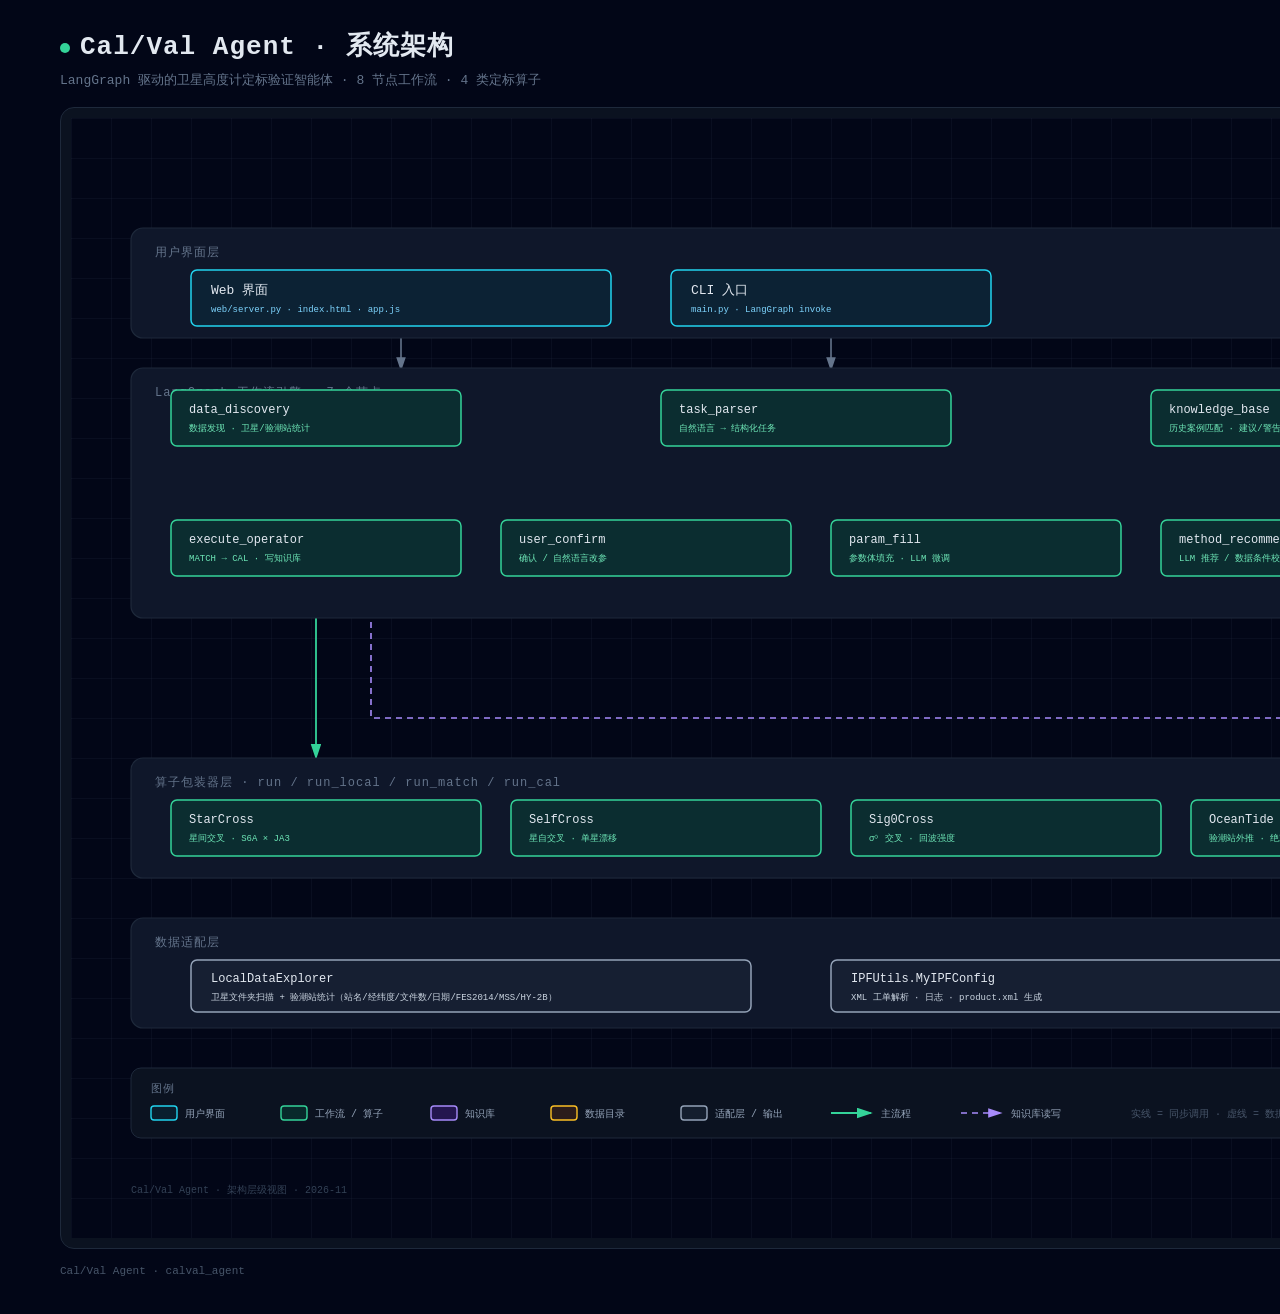
<file: docs/architecture.html>
<!DOCTYPE html>
<html lang="zh-CN">
<head>
<meta charset="UTF-8" />
<title>Cal/Val Agent 架构图</title>
<style>
  html, body {
    margin: 0;
    padding: 0;
    background: #020617;
    font-family: "JetBrains Mono", "Cascadia Code", Consolas, "Microsoft YaHei", monospace;
  }
  .wrap { width: 1800px; padding: 28px 0 34px; }
  .head { padding: 0 60px 18px; }
  .head h1 {
    margin: 0;
    font-size: 26px;
    color: #e2e8f0;
    letter-spacing: 1px;
    font-weight: 700;
  }
  .head .sub {
    margin-top: 8px;
    font-size: 13px;
    color: #64748b;
  }
  .dot {
    display: inline-block;
    width: 10px; height: 10px;
    border-radius: 50%;
    background: #34d399;
    margin-right: 10px;
    vertical-align: 1px;
    animation: pulse 2s infinite;
  }
  @keyframes pulse {
    0%   { box-shadow: 0 0 0 0 rgba(52, 211, 153, .6); }
    70%  { box-shadow: 0 0 0 12px rgba(52, 211, 153, 0); }
    100% { box-shadow: 0 0 0 0 rgba(52, 211, 153, 0); }
  }
  .card {
    margin: 0 60px;
    background: #0b1220;
    border: 1px solid #1e293b;
    border-radius: 14px;
    padding: 10px;
  }
  svg { display: block; }
  .foot {
    padding: 16px 60px 0;
    font-size: 11px;
    color: #475569;
    display: flex;
    justify-content: space-between;
  }
</style>
</head>
<body>
<div class="wrap">
  <div class="head">
    <h1><span class="dot"></span>Cal/Val Agent · 系统架构</h1>
    <div class="sub">LangGraph 驱动的卫星高度计定标验证智能体 · 8 节点工作流 · 4 类定标算子</div>
  </div>

  <div class="card">
    <svg width="1780" height="1120" viewBox="0 0 1780 1120" xmlns="http://www.w3.org/2000/svg">
      <defs>
        <pattern id="grid" width="40" height="40" patternUnits="userSpaceOnUse">
          <path d="M 40 0 L 0 0 0 40" fill="none" stroke="#1e293b" stroke-width="0.5"/>
        </pattern>
        <marker id="arrow" markerWidth="10" markerHeight="10" refX="8" refY="3" orient="auto">
          <path d="M0,0 L0,6 L9,3 z" fill="#64748b"/>
        </marker>
        <marker id="arrowG" markerWidth="10" markerHeight="10" refX="8" refY="3" orient="auto">
          <path d="M0,0 L0,6 L9,3 z" fill="#34d399"/>
        </marker>
        <marker id="arrowV" markerWidth="10" markerHeight="10" refX="8" refY="3" orient="auto">
          <path d="M0,0 L0,6 L9,3 z" fill="#a78bfa"/>
        </marker>
      </defs>

      <rect x="0" y="0" width="1780" height="1120" fill="#020617"/>
      <rect x="0" y="0" width="1780" height="1120" fill="url(#grid)"/>

      <!-- ══════════ 连线（先画，压在盒子下面） ══════════ -->
      <!-- UI -> data_discovery -->
      <line x1="330" y1="205" x2="330" y2="252" stroke="#64748b" stroke-width="1.6" marker-end="url(#arrow)"/>
      <line x1="760" y1="205" x2="760" y2="252" stroke="#64748b" stroke-width="1.6" marker-end="url(#arrow)"/>

      <!-- row1: DD -> TP -> KB -->
      <line x1="390" y1="300" x2="584" y2="300" stroke="#34d399" stroke-width="1.8" marker-end="url(#arrowG)"/>
      <line x1="880" y1="300" x2="1074" y2="300" stroke="#34d399" stroke-width="1.8" marker-end="url(#arrowG)"/>

      <!-- KB -> MR (down) -->
      <line x1="1225" y1="330" x2="1225" y2="396" stroke="#34d399" stroke-width="1.8" marker-end="url(#arrowG)"/>

      <!-- row2 right->left: MR -> PF -> UC -> EO -->
      <line x1="1088" y1="430" x2="1056" y2="430" stroke="#34d399" stroke-width="1.8" marker-end="url(#arrowG)"/>
      <line x1="758" y1="430" x2="726" y2="430" stroke="#34d399" stroke-width="1.8" marker-end="url(#arrowG)"/>
      <line x1="428" y1="430" x2="396" y2="430" stroke="#34d399" stroke-width="1.8" marker-end="url(#arrowG)"/>

      <!-- EO -> 算子层 -->
      <line x1="245" y1="460" x2="245" y2="640" stroke="#34d399" stroke-width="1.8" marker-end="url(#arrowG)"/>
      <!-- EO -> 知识库 (write, dashed) -->
      <path d="M 300 460 L 300 600 L 1600 600 L 1600 470" fill="none" stroke="#a78bfa"
            stroke-width="1.6" stroke-dasharray="6,5" marker-end="url(#arrowV)"/>
      <!-- KB -> 知识库 (read, dashed) -->
      <line x1="1370" y1="300" x2="1478" y2="300" stroke="#a78bfa" stroke-width="1.6"
            stroke-dasharray="6,5" marker-end="url(#arrowV)"/>

      <!-- 工作流层 -> 数据适配层 -->
      <path d="M 1400 500 L 1560 500 L 1560 830 L 1420 830" fill="none" stroke="#64748b"
            stroke-width="1.4" stroke-dasharray="4,4" marker-end="url(#arrow)"/>

      <!-- ══════════ 层级 1：用户界面层 ══════════ -->
      <rect x="60" y="110" width="1380" height="110" rx="12" fill="#0f172a" stroke="#1e293b" stroke-width="1.2"/>
      <text x="84" y="138" fill="#64748b" font-size="12" letter-spacing="1">用户界面层</text>

      <rect x="120" y="152" width="420" height="56" rx="6" fill="#0f172a"/>
      <rect x="120" y="152" width="420" height="56" rx="6" fill="rgba(8,51,68,0.4)" stroke="#22d3ee" stroke-width="1.5"/>
      <text x="140" y="176" fill="#e2e8f0" font-size="13">Web 界面</text>
      <text x="140" y="194" fill="#7dd3fc" font-size="9">web/server.py · index.html · app.js</text>

      <rect x="600" y="152" width="320" height="56" rx="6" fill="#0f172a"/>
      <rect x="600" y="152" width="320" height="56" rx="6" fill="rgba(8,51,68,0.4)" stroke="#22d3ee" stroke-width="1.5"/>
      <text x="620" y="176" fill="#e2e8f0" font-size="13">CLI 入口</text>
      <text x="620" y="194" fill="#7dd3fc" font-size="9">main.py · LangGraph invoke</text>

      <!-- ══════════ 层级 2：工作流引擎 ══════════ -->
      <rect x="60" y="250" width="1380" height="250" rx="12" fill="#0f172a" stroke="#1e293b" stroke-width="1.2"/>
      <text x="84" y="278" fill="#64748b" font-size="12" letter-spacing="1">LangGraph 工作流引擎 · 7 个节点</text>

      <!-- row1 -->
      <g>
        <rect x="100" y="272" width="290" height="56" rx="6" fill="#0f172a"/>
        <rect x="100" y="272" width="290" height="56" rx="6" fill="rgba(6,78,59,0.4)" stroke="#34d399" stroke-width="1.5"/>
        <text x="118" y="295" fill="#e2e8f0" font-size="12">data_discovery</text>
        <text x="118" y="313" fill="#6ee7b7" font-size="9">数据发现 · 卫星/验潮站统计</text>
      </g>
      <g>
        <rect x="590" y="272" width="290" height="56" rx="6" fill="#0f172a"/>
        <rect x="590" y="272" width="290" height="56" rx="6" fill="rgba(6,78,59,0.4)" stroke="#34d399" stroke-width="1.5"/>
        <text x="608" y="295" fill="#e2e8f0" font-size="12">task_parser</text>
        <text x="608" y="313" fill="#6ee7b7" font-size="9">自然语言 → 结构化任务</text>
      </g>
      <g>
        <rect x="1080" y="272" width="290" height="56" rx="6" fill="#0f172a"/>
        <rect x="1080" y="272" width="290" height="56" rx="6" fill="rgba(6,78,59,0.4)" stroke="#34d399" stroke-width="1.5"/>
        <text x="1098" y="295" fill="#e2e8f0" font-size="12">knowledge_base</text>
        <text x="1098" y="313" fill="#6ee7b7" font-size="9">历史案例匹配 · 建议/警告</text>
      </g>

      <!-- row2 (right to left) -->
      <g>
        <rect x="1090" y="402" width="290" height="56" rx="6" fill="#0f172a"/>
        <rect x="1090" y="402" width="290" height="56" rx="6" fill="rgba(6,78,59,0.4)" stroke="#34d399" stroke-width="1.5"/>
        <text x="1108" y="425" fill="#e2e8f0" font-size="12">method_recommendation</text>
        <text x="1108" y="443" fill="#6ee7b7" font-size="9">LLM 推荐 / 数据条件校验</text>
      </g>
      <g>
        <rect x="760" y="402" width="290" height="56" rx="6" fill="#0f172a"/>
        <rect x="760" y="402" width="290" height="56" rx="6" fill="rgba(6,78,59,0.4)" stroke="#34d399" stroke-width="1.5"/>
        <text x="778" y="425" fill="#e2e8f0" font-size="12">param_fill</text>
        <text x="778" y="443" fill="#6ee7b7" font-size="9">参数体填充 · LLM 微调</text>
      </g>
      <g>
        <rect x="430" y="402" width="290" height="56" rx="6" fill="#0f172a"/>
        <rect x="430" y="402" width="290" height="56" rx="6" fill="rgba(6,78,59,0.4)" stroke="#34d399" stroke-width="1.5"/>
        <text x="448" y="425" fill="#e2e8f0" font-size="12">user_confirm</text>
        <text x="448" y="443" fill="#6ee7b7" font-size="9">确认 / 自然语言改参</text>
      </g>
      <g>
        <rect x="100" y="402" width="290" height="56" rx="6" fill="#0f172a"/>
        <rect x="100" y="402" width="290" height="56" rx="6" fill="rgba(6,78,59,0.4)" stroke="#34d399" stroke-width="1.5"/>
        <text x="118" y="425" fill="#e2e8f0" font-size="12">execute_operator</text>
        <text x="118" y="443" fill="#6ee7b7" font-size="9">MATCH → CAL · 写知识库</text>
      </g>

      <!-- ══════════ 层级 3：算子包装器层 ══════════ -->
      <rect x="60" y="640" width="1380" height="120" rx="12" fill="#0f172a" stroke="#1e293b" stroke-width="1.2"/>
      <text x="84" y="668" fill="#64748b" font-size="12" letter-spacing="1">算子包装器层 · run / run_local / run_match / run_cal</text>

      <g>
        <rect x="100" y="682" width="310" height="56" rx="6" fill="#0f172a"/>
        <rect x="100" y="682" width="310" height="56" rx="6" fill="rgba(6,78,59,0.4)" stroke="#34d399" stroke-width="1.5"/>
        <text x="118" y="705" fill="#e2e8f0" font-size="12">StarCross</text>
        <text x="118" y="723" fill="#6ee7b7" font-size="9">星间交叉 · S6A × JA3</text>
      </g>
      <g>
        <rect x="440" y="682" width="310" height="56" rx="6" fill="#0f172a"/>
        <rect x="440" y="682" width="310" height="56" rx="6" fill="rgba(6,78,59,0.4)" stroke="#34d399" stroke-width="1.5"/>
        <text x="458" y="705" fill="#e2e8f0" font-size="12">SelfCross</text>
        <text x="458" y="723" fill="#6ee7b7" font-size="9">星自交叉 · 单星漂移</text>
      </g>
      <g>
        <rect x="780" y="682" width="310" height="56" rx="6" fill="#0f172a"/>
        <rect x="780" y="682" width="310" height="56" rx="6" fill="rgba(6,78,59,0.4)" stroke="#34d399" stroke-width="1.5"/>
        <text x="798" y="705" fill="#e2e8f0" font-size="12">Sig0Cross</text>
        <text x="798" y="723" fill="#6ee7b7" font-size="9">σ⁰ 交叉 · 回波强度</text>
      </g>
      <g>
        <rect x="1120" y="682" width="310" height="56" rx="6" fill="#0f172a"/>
        <rect x="1120" y="682" width="310" height="56" rx="6" fill="rgba(6,78,59,0.4)" stroke="#34d399" stroke-width="1.5"/>
        <text x="1138" y="705" fill="#e2e8f0" font-size="12">OceanTide</text>
        <text x="1138" y="723" fill="#6ee7b7" font-size="9">验潮站外推 · 绝对基准</text>
      </g>

      <!-- ══════════ 层级 4：数据适配层 ══════════ -->
      <rect x="60" y="800" width="1380" height="110" rx="12" fill="#0f172a" stroke="#1e293b" stroke-width="1.2"/>
      <text x="84" y="828" fill="#64748b" font-size="12" letter-spacing="1">数据适配层</text>

      <g>
        <rect x="120" y="842" width="560" height="52" rx="6" fill="#0f172a"/>
        <rect x="120" y="842" width="560" height="52" rx="6" fill="rgba(30,41,59,0.5)" stroke="#94a3b8" stroke-width="1.5"/>
        <text x="140" y="864" fill="#e2e8f0" font-size="12">LocalDataExplorer</text>
        <text x="140" y="882" fill="#cbd5e1" font-size="9">卫星文件夹扫描 + 验潮站统计（站名/经纬度/文件数/日期/FES2014/MSS/HY-2B）</text>
      </g>
      <g>
        <rect x="760" y="842" width="560" height="52" rx="6" fill="#0f172a"/>
        <rect x="760" y="842" width="560" height="52" rx="6" fill="rgba(30,41,59,0.5)" stroke="#94a3b8" stroke-width="1.5"/>
        <text x="780" y="864" fill="#e2e8f0" font-size="12">IPFUtils.MyIPFConfig</text>
        <text x="780" y="882" fill="#cbd5e1" font-size="9">XML 工单解析 · 日志 · product.xml 生成</text>
      </g>

      <!-- ══════════ 右侧：知识库 / 数据 / 输出 ══════════ -->
      <g>
        <rect x="1478" y="240" width="250" height="120" rx="10" fill="#0f172a"/>
        <rect x="1478" y="240" width="250" height="120" rx="10" fill="rgba(76,29,149,0.4)" stroke="#a78bfa" stroke-width="1.6"/>
        <text x="1498" y="268" fill="#e2e8f0" font-size="12">kb_cases.json</text>
        <text x="1498" y="288" fill="#c4b5fd" font-size="9">知识库 · 历史案例</text>
        <text x="1498" y="306" fill="#c4b5fd" font-size="9">成功参数建议 / 失败原因</text>
        <text x="1498" y="324" fill="#c4b5fd" font-size="9">保留最近 200 条</text>
        <text x="1498" y="346" fill="#8b5cf6" font-size="8">READ by knowledge_base</text>
      </g>

      <g>
        <rect x="1478" y="420" width="250" height="110" rx="10" fill="#0f172a"/>
        <rect x="1478" y="420" width="250" height="110" rx="10" fill="rgba(120,53,15,0.3)" stroke="#fbbf24" stroke-width="1.6"/>
        <text x="1498" y="448" fill="#e2e8f0" font-size="12">data/</text>
        <text x="1498" y="468" fill="#fcd34d" font-size="9">satelite/  S6A · JA3</text>
        <text x="1498" y="486" fill="#fcd34d" font-size="9">ocean_tide/  WSTG · FES2014</text>
        <text x="1498" y="504" fill="#fcd34d" font-size="9">DTU18MSS_1min.nc</text>
      </g>

      <g>
        <rect x="1478" y="600" width="250" height="110" rx="10" fill="#0f172a"/>
        <rect x="1478" y="600" width="250" height="110" rx="10" fill="rgba(30,41,59,0.5)" stroke="#94a3b8" stroke-width="1.6"/>
        <text x="1498" y="628" fill="#e2e8f0" font-size="12">output_local_test/</text>
        <text x="1498" y="648" fill="#cbd5e1" font-size="9">MATCH 产物 · NPZ/CSV</text>
        <text x="1498" y="666" fill="#cbd5e1" font-size="9">CAL 产物 · PNG/JSON/DOCX</text>
      </g>

      <!-- ══════════ 图例 ══════════ -->
      <g transform="translate(60, 950)">
        <rect x="0" y="0" width="1380" height="70" rx="10" fill="#0b1220" stroke="#1e293b" stroke-width="1"/>
        <text x="20" y="24" fill="#64748b" font-size="11" letter-spacing="1">图例</text>

        <rect x="20" y="38" width="26" height="14" rx="3" fill="rgba(8,51,68,0.4)" stroke="#22d3ee" stroke-width="1.4"/>
        <text x="54" y="49" fill="#94a3b8" font-size="10">用户界面</text>

        <rect x="150" y="38" width="26" height="14" rx="3" fill="rgba(6,78,59,0.4)" stroke="#34d399" stroke-width="1.4"/>
        <text x="184" y="49" fill="#94a3b8" font-size="10">工作流 / 算子</text>

        <rect x="300" y="38" width="26" height="14" rx="3" fill="rgba(76,29,149,0.4)" stroke="#a78bfa" stroke-width="1.4"/>
        <text x="334" y="49" fill="#94a3b8" font-size="10">知识库</text>

        <rect x="420" y="38" width="26" height="14" rx="3" fill="rgba(120,53,15,0.3)" stroke="#fbbf24" stroke-width="1.4"/>
        <text x="454" y="49" fill="#94a3b8" font-size="10">数据目录</text>

        <rect x="550" y="38" width="26" height="14" rx="3" fill="rgba(30,41,59,0.5)" stroke="#94a3b8" stroke-width="1.4"/>
        <text x="584" y="49" fill="#94a3b8" font-size="10">适配层 / 输出</text>

        <line x1="700" y1="45" x2="740" y2="45" stroke="#34d399" stroke-width="1.8" marker-end="url(#arrowG)"/>
        <text x="750" y="49" fill="#94a3b8" font-size="10">主流程</text>

        <line x1="830" y1="45" x2="870" y2="45" stroke="#a78bfa" stroke-width="1.6" stroke-dasharray="6,5" marker-end="url(#arrowV)"/>
        <text x="880" y="49" fill="#94a3b8" font-size="10">知识库读写</text>

        <text x="1000" y="49" fill="#475569" font-size="10">实线 = 同步调用 · 虚线 = 数据/文件依赖</text>
      </g>

      <text x="60" y="1075" fill="#334155" font-size="10">Cal/Val Agent · 架构层级视图 · 2026-11</text>
      <text x="1440" y="1075" fill="#334155" font-size="10" text-anchor="end">层级 1 已完成 · 层级 2 规划中</text>
    </svg>
  </div>

  <div class="foot">
    <span>Cal/Val Agent · calval_agent</span>
    <span>非商业许可 · 1097304039@qq.com</span>
  </div>
</div>
</body>
</html>
</file>
